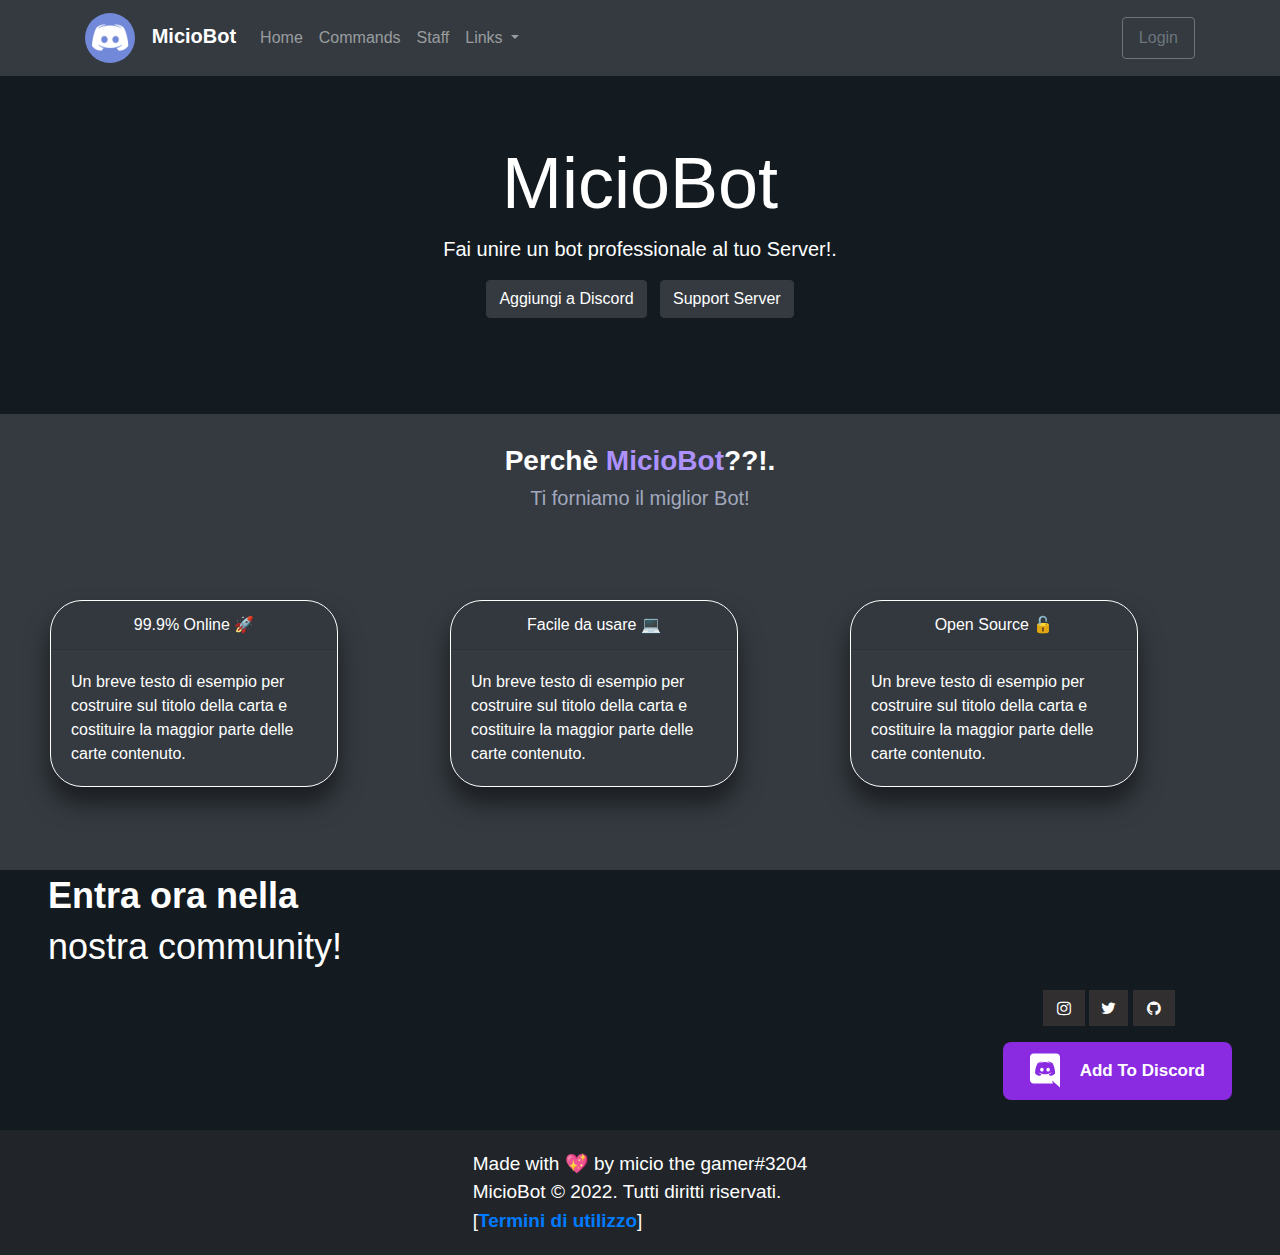
<file: index.html>
<!DOCTYPE html>
<html lang="it">

<head>
  <meta charset="UTF-8">
  <meta name="viewport" content="width=device-width, initial-scale=1, shrink-to-fit=no">
  <link rel="stylesheet" href=".\src\css\bootstrap.min.css">
  <link rel="stylesheet" href=".\src\css\main.css">
  <link rel="stylesheet" href="https://cdnjs.cloudflare.com/ajax/libs/font-awesome/4.7.0/css/font-awesome.min.css">
  <link rel="icon" href="src/assets/favicon.png">
  <title>MicioBot (home)</title>
</head>

<body>
  <nav class="navbar navbar-expand-lg navbar-dark bg-dark">
    <div class="container-fluid container">
      <a class="navbar-brand" href="/">
        <img src="./src/assets/bot.png" alt="" width="50" height="50" class="rounded-circle"> &nbsp; <span>MicioBot</span>
      </a>
      <button class="navbar-toggler" type="button" data-bs-toggle="collapse" data-bs-target="#navbarSupportedContent"
        aria-controls="navbarSupportedContent" aria-expanded="false" aria-label="Toggle navigation">
        <span class="navbar-toggler-icon"></span>
      </button>
      <div class="collapse navbar-collapse" id="navbarSupportedContent">
        <ul class="navbar-nav me-auto mb-2 mb-lg-0">
          <li class="nav-item">
            <a class="nav-link" aria-current="page" href="./#">Home <span class="sr-only">(current)</span></a>
          </li>
          <li class="nav-item">
            <a class="nav-link" href="src/pages/commands.html">Commands</a>
          </li>
          <li class="nav-item">
            <a class="nav-link" href="src/pages/team.html">Staff</a>
          </li>
          <li class="nav-item dropdown">
            <a class="nav-link dropdown-toggle" href="#" id="linksdrop" role="button" data-bs-toggle="dropdown"
              aria-expanded="false">
              Links
            </a>
            <ul class="dropdown-menu bgn" aria-labelledby="linksdrop">
              <li><a class="dropdown-item text-muted font-weight-bold" href="https://discord.com/api/oauth2/authorize?client_id=850652212274921482&permissions=8&scope=bot" target="_blank">Invite
                  Bot</a>
              </li>
              <li><a class="dropdown-item text-muted font-weight-bold" href="./src/pages/support.html" target="_blank">Support
                  Server</a></li>
              <li><a class="dropdown-item text-muted font-weight-bold" href="./src/pages/faq.html">FAQ</a></li>
              <li>
                <hr class="dropdown-divider">
              </li>
              <li><a class="dropdown-item text-muted font-weight-bold" href="https://github.com/micio104"
                  target="_blank">Official Github</a></li>
              <li><a class="dropdown-item text-muted font-weight-bold" href="">View Documentation</a></li>
            </ul>
          </li>
        </ul>
        <div class="d-flex ml-auto" id="headerlogin">
          <li class="nav-item" style="list-style: none;">
            <a class="nav-link btn btn-outline-secondary login" href="./src/pages/login.html">Login</a>
          </li>
        </div>
      </div>
    </div>
  </nav>
  </div>

  <div class="jumbotron text-center bg-transparent">
    <h1 class="display-3 htext">MicioBot</h1>
    <p class="lead ltext">
      Fai unire un bot professionale al tuo Server!.
    </p>
    <a class="btn btn-dark" href="https://discord.com/api/oauth2/authorize?client_id=850652212274921482&permissions=8&scope=bot">Aggiungi a Discord</a>
    &nbsp;
    <a class="btn btn-dark" href="https://discord.gg/E8nEVTR3bg">Support Server</a>
  </div>

  <div class="bg-dark">
    <div class="text-center">
      <h3 class="wh">Perchè <span class="MicioBot">MicioBot</span>??!.</h3>
    </div>
    <h5 class="text-center textt">Ti forniamo il miglior Bot!</h5>
    <div class="card-columns cardds">
      <div class="card text-white bg-dark mb-3" style="max-width: 18rem;">
        <div class="card-header text-center">99.9% Online 🚀</div>
        <div class="card-body">
          <p class="card-text">Un breve testo di esempio per costruire sul titolo della carta e costituire la maggior parte delle carte
            contenuto.</p>
        </div>
      </div>

      <div class="card text-white bg-dark mb-3" style="max-width: 18rem;">
        <div class="card-header text-center">Facile da usare 💻</div>
        <div class="card-body">
          <p class="card-text">Un breve testo di esempio per costruire sul titolo della carta e costituire la maggior parte delle carte
            contenuto.</p>
        </div>
      </div>
      <div class="card text-white bg-dark mb-3" style="max-width: 18rem;">
        <div class="card-header text-center">Open Source 🔓</div>
        <div class="card-body">
          <p class="card-text">Un breve testo di esempio per costruire sul titolo della carta e costituire la maggior parte delle carte
            contenuto.</p>
        </div>
      </div>
    </div>

    <div class="bgseconde">
      <h3 class="ttjoin ml-5"><span>Entra ora nella</span>
        <br>
        nostra community!
      </h3>
      <div class="float-right mr-5">
        <ul class="social-icons">
          <li><a href="https://www.instagram.com/diegatto2007/" class="social-icon"> <i class="fa fa-instagram"></i></a></li>
          <li><a href="https://twitter.com/Micio104" class="social-icon"> <i class="fa fa-twitter"></i></a></li>
          <li><a href="https://github.com/micio104" class="social-icon"> <i class="fa fa-github"></i></a></li>
        </ul>
        <div style="transform: none;"><a href="https://discord.com/api/oauth2/authorize?client_id=850652212274921482&permissions=8&scope=bot" target="_blank"> <button class="add_to_discord" h><svg width="30"
                height="35" viewBox="0 0 30 35" fill="none" xmlns="http://www.w3.org/2000/svg">
                <path fill-rule="evenodd" clip-rule="evenodd"
                  d="M3.51429 0.416687H26.4857C28.4229 0.416687 30 1.98835 30 3.93585V34.5834L26.3143 31.3375L24.24 29.4242L22.0457 27.3913L22.9543 30.5517H3.51429C1.57714 30.5517 0 28.98 0 27.0325V3.93585C0 1.98835 1.57714 0.416687 3.51429 0.416687ZM18.7371 21.3438C19.2514 21.9929 19.8686 22.7275 19.8686 22.7275C23.6571 22.6079 25.1143 20.1309 25.1143 20.1309C25.1143 14.63 22.6457 10.1713 22.6457 10.1713C20.1771 8.32627 17.8286 8.37752 17.8286 8.37752L17.5886 8.65085C20.5029 9.53919 21.8571 10.8204 21.8571 10.8204C20.0743 9.84669 18.3257 9.36835 16.6971 9.18044C15.4629 9.04377 14.28 9.07794 13.2343 9.2146C13.1445 9.2146 13.0678 9.22762 12.9813 9.2423C12.9687 9.24443 12.9559 9.2466 12.9429 9.24877C12.3429 9.30002 10.8857 9.5221 9.05143 10.325C8.41714 10.6154 8.04 10.8204 8.04 10.8204C8.04 10.8204 9.46286 9.47085 12.5486 8.58252L12.3771 8.37752C12.3771 8.37752 10.0286 8.32627 7.56 10.1713C7.56 10.1713 5.09143 14.63 5.09143 20.1309C5.09143 20.1309 6.53143 22.6079 10.32 22.7275C10.32 22.7275 10.9543 21.9588 11.4686 21.3096C9.29143 20.6604 8.46857 19.2938 8.46857 19.2938C8.46857 19.2938 8.64 19.4134 8.94857 19.5842C8.96571 19.6013 8.98286 19.6184 9.01714 19.6354C9.04286 19.6525 9.06857 19.6653 9.09429 19.6781C9.12 19.691 9.14571 19.7038 9.17143 19.7209C9.6 19.96 10.0286 20.1479 10.4229 20.3017C11.1257 20.575 11.9657 20.8484 12.9429 21.0363C14.2286 21.2754 15.7371 21.3609 17.3829 21.0534C18.1886 20.9167 19.0114 20.6775 19.8686 20.3188C20.4686 20.0967 21.1371 19.7721 21.84 19.3109C21.84 19.3109 20.9829 20.7117 18.7371 21.3438ZM10.1486 16.6459C10.1486 15.6038 10.92 14.7496 11.8971 14.7496C12.8743 14.7496 13.6628 15.6038 13.6457 16.6459C13.6457 17.688 12.8743 18.5421 11.8971 18.5421C10.9371 18.5421 10.1486 17.688 10.1486 16.6459ZM16.4057 16.6459C16.4057 15.6038 17.1771 14.7496 18.1543 14.7496C19.1314 14.7496 19.9028 15.6038 19.9028 16.6459C19.9028 17.688 19.1314 18.5421 18.1543 18.5421C17.1943 18.5421 16.4057 17.688 16.4057 16.6459Z"
                  fill="white"></path>
              </svg>Add To Discord</button></a></div>
      </div>
    </div>

    <footer class="mastfoot mb-auto">
      <div class="container-fluid mb-auto">
        <div class="row d-flex justify-content-center">
          <div class="">
            <p style="font-size: 19px; padding: 0px; margin: 0px;"><a href="https://github.com/micio104"
                style="text-decoration: none; color: white;">Made with 💖 by micio the gamer#3204</a></br>MicioBot ©
              2022. Tutti
              diritti riservati.</br>[<a href="./src/pages/license.html"><b>Termini di utilizzo</b></a>]</p>
          </div>
        </div>
      </div>
    </footer>

    <script src="https://cdn.jsdelivr.net/npm/bootstrap@5.0.0-beta1/dist/js/bootstrap.bundle.min.js"
      integrity="sha384-ygbV9kiqUc6oa4msXn9868pTtWMgiQaeYH7/t7LECLbyPA2x65Kgf80OJFdroafW"
      crossorigin="anonymous"></script>
    <script src="https://cdnjs.cloudflare.com/ajax/libs/materialize/1.0.0/js/materialize.min.js"></script>
    <script src="https://ajax.googleapis.com/ajax/libs/jquery/3.5.1/jquery.min.js"></script>
    <script src=".\src\js\main.js"></script>
</body>



</html>
</file>
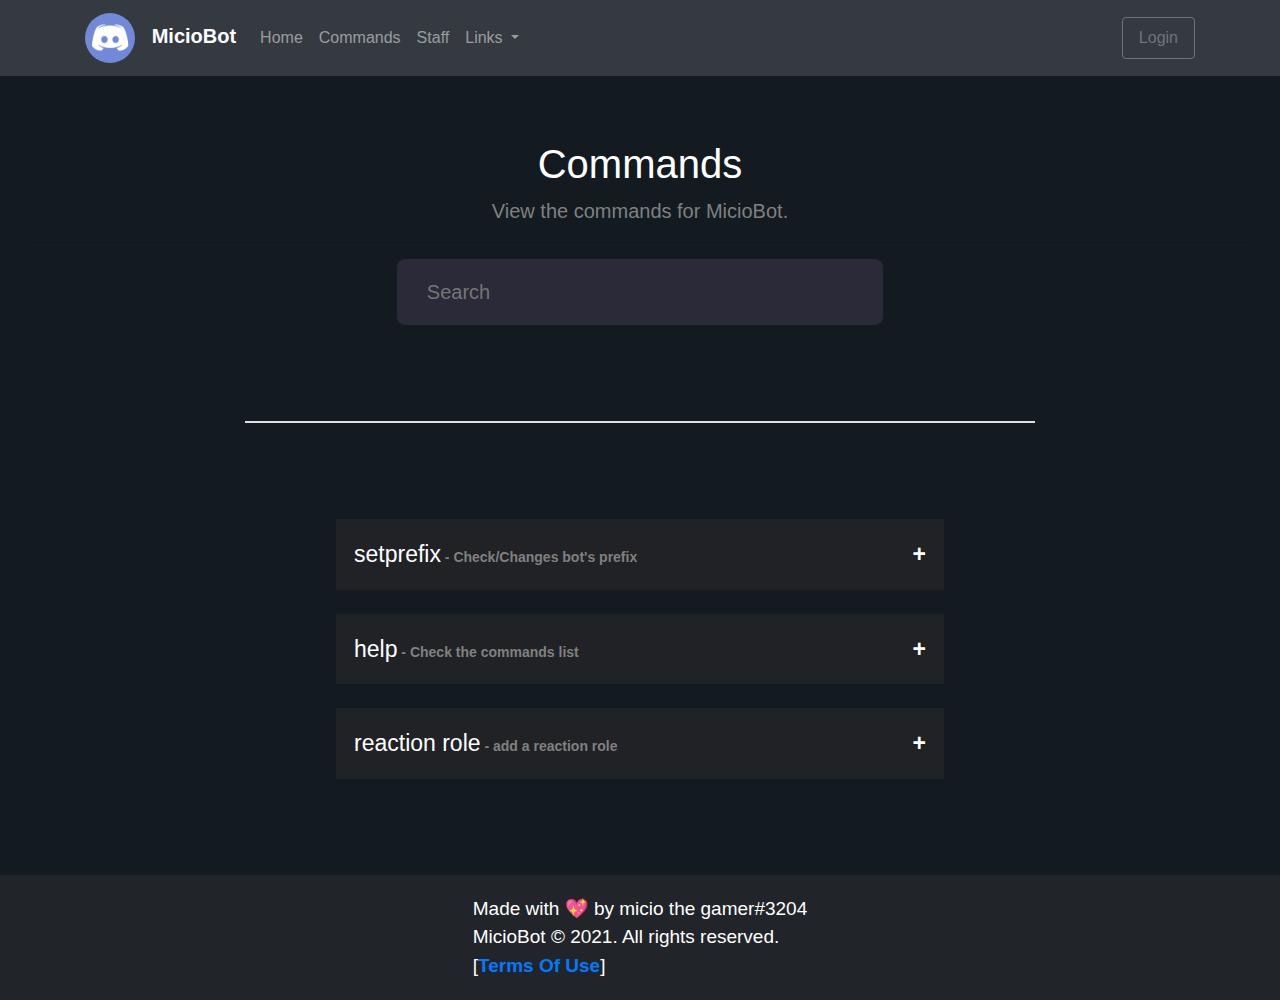
<file: src/pages/commands.html>
<!DOCTYPE html>
<html lang="it">

<head>
    <meta charset="UTF-8">
    <meta name="viewport" content="width=device-width, initial-scale=1, shrink-to-fit=no">
    <link rel="stylesheet" href="../css/bootstrap.min.css">
    <link rel="stylesheet" href="../css/main.css">
    <link rel="stylesheet" href="https://cdnjs.cloudflare.com/ajax/libs/font-awesome/4.7.0/css/font-awesome.min.css">
    <link rel="icon" href="../assets/favicon.png">
    <title>MicioBot</title>
</head>

<body>
    <nav class="navbar navbar-expand-lg navbar-dark bg-dark">
        <div class="container-fluid container">
            <a class="navbar-brand" href="/">
                <img src="../assets/bot.png" alt="" width="50" height="50" class="rounded-circle"> &nbsp;
                <span>MicioBot</span>
            </a>
            <button class="navbar-toggler" type="button" data-bs-toggle="collapse"
                data-bs-target="#navbarSupportedContent" aria-controls="navbarSupportedContent" aria-expanded="false"
                aria-label="Toggle navigation">
                <span class="navbar-toggler-icon"></span>
            </button>
            <div class="collapse navbar-collapse" id="navbarSupportedContent">
                <ul class="navbar-nav me-auto mb-2 mb-lg-0">
                    <li class="nav-item">
                        <a class="nav-link" href="/#">Home</a>
                    </li>
                    <li class="nav-item">
                        <a class="nav-link" aria-current="page" href="#/">Commands</a>
                    </li>
                    <li class="nav-item">
                        <a class="nav-link" href="./team.html">Staff</a>
                    </li>
                    <li class="nav-item dropdown">
                        <a class="nav-link dropdown-toggle" href="#" id="linksdrop" role="button"
                            data-bs-toggle="dropdown" aria-expanded="false">
                            Links
                        </a>
                        <ul class="dropdown-menu bgn" aria-labelledby="linksdrop">
                            <li><a class="dropdown-item text-muted font-weight-bold" href="" target="_blank">Invite
                                    Bot</a>
                            </li>
                            <li><a class="dropdown-item text-muted font-weight-bold" href="./support.html" target="_blank">Support
                                    Server</a></li>
                            <li><a class="dropdown-item text-muted font-weight-bold" href="./faq.html">FAQ</a></li>
                            </li>
                            <li>
                                <hr class="dropdown-divider">
                            </li>
                            <li><a class="dropdown-item text-muted font-weight-bold"
                                    href="https://github.com/Micio104" target="_blank">Official Github</a></li>
                            <li><a class="dropdown-item text-muted font-weight-bold" href="">View
                                    Documentation</a></li>
                        </ul>
                    </li>
                </ul>
                <div class="d-flex ml-auto" id="headerlogin">
                    <li class="nav-item" style="list-style: none;">
                        <a class="nav-link btn btn-outline-secondary login" href="/login">Login</a>
                    </li>
                </div>
            </div>
        </div>
    </nav>
    </div>

    <div class="jumbotron text-center bg-transparent">
        <h1 class="commandstitle">Commands</h1>
        <p class="lead commandssub">View the commands for MicioBot.</p>
        <hr>
        <input id="myInput" type="text" class="searchbox" placeholder="Search">
        <br>
        <br>
        <br>
        <br>
        <br>
        <div class="border"></div>
        <br>
        <br>
        <br>
        <div id="myCmd">
            <br>
            <button type="button" class="collapsible">setprefix<span> - Check/Changes bot's prefix</span></button>
            <div class="content">
                <h4 style="color: rgb(169, 247, 247);">Category:</h4>
                <p style="color: aqua;">Administration</p>
                <h4 style="color: #cccccc;">Usage:</h4>
                <p>Hprefix</p>
                <h4 style="color: #cccccc;">Examples:</h4>
                <p>Hprefix !</p>
            </div>
            <br>
            <br>
            <button type="button" class="collapsible">help<span> - Check the commands list</span></button>
            <div class="content">
                <h4 style="color: rgb(169, 247, 247);">Category:</h4>
                <p style="color: rgb(19, 182, 160);">General</p>
                <h4 style="color: #cccccc;">Usage:</h4>
                <p>Hhelp</p>
                <h4 style="color: #cccccc;">Examples:</h4>
                <p>Hhelp setprefix</p>
            </div>
            <br>
            <br>
            <button type="button" class="collapsible">reaction role<span> - add a reaction role</span></button>
            <div class="content">
                <h4 style="color: rgb(169, 247, 247);">Category:</h4>
                <p style="color: rgb(242, 44, 232);">Premium</p>
                <h4 style="color: #cccccc;">Usage:</h4>
                <p>Hrr</p>
                <h4 style="color: #cccccc;">Examples:</h4>
                <p>Hrr {messageID} {roleID} {emojiID}</p>
            </div>
        </div>
    </div>
    </div>

    <footer class="mastfoot mb-auto">
            <div class="container-fluid mb-auto">
                <div class="row d-flex justify-content-center">
                    <div class="">
                        <p style="font-size: 19px; padding: 0px; margin: 0px;"><a href="https://github.com/micio104"
                                style="text-decoration: none; color: white;">Made with 💖 by micio the gamer#3204</a></br>MicioBot ©
                            2021. All
                            rights reserved.</br>[<a href="./license.html"><b>Terms Of Use</b></a>]</p>
                    </div>
                </div>
            </div>
        </footer>

    <script src="https://cdn.jsdelivr.net/npm/bootstrap@5.0.0-beta1/dist/js/bootstrap.bundle.min.js"
        integrity="sha384-ygbV9kiqUc6oa4msXn9868pTtWMgiQaeYH7/t7LECLbyPA2x65Kgf80OJFdroafW"
        crossorigin="anonymous"></script>
    <script src="https://cdnjs.cloudflare.com/ajax/libs/materialize/1.0.0/js/materialize.min.js"></script>
    <script src="https://ajax.googleapis.com/ajax/libs/jquery/3.5.1/jquery.min.js"></script>
    <script src="../js/main.js"></script>
</body>

</html>
</file>
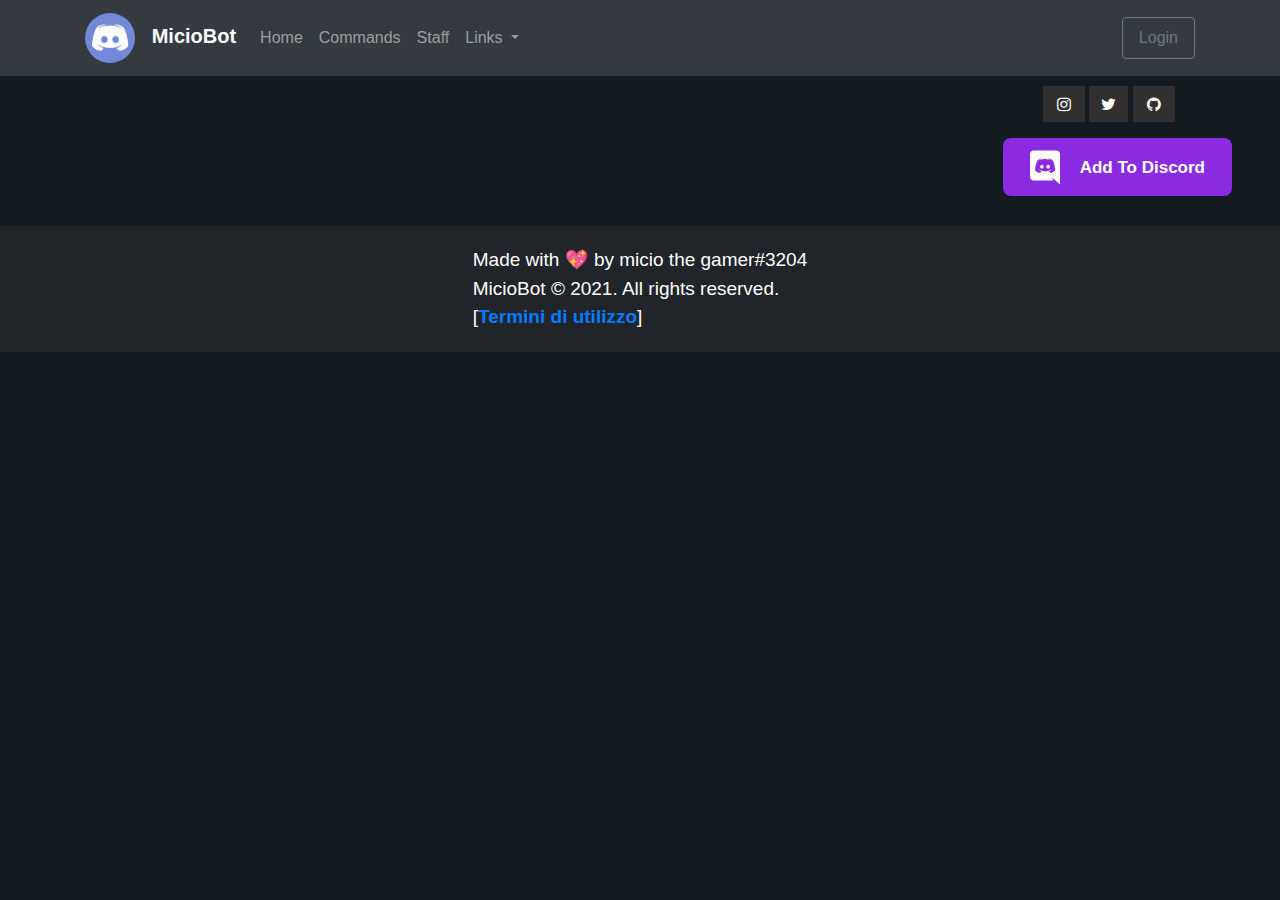
<file: src/pages/documentation.html>
<!DOCTYPE html>
<html lang="it">

<head>
    <meta charset="UTF-8">
    <meta name="viewport" content="width=device-width, initial-scale=1, shrink-to-fit=no">
    <link rel="stylesheet" href="../css/bootstrap.min.css">
    <link rel="stylesheet" href="../css/main.css">
    <link rel="stylesheet" href="https://cdnjs.cloudflare.com/ajax/libs/font-awesome/4.7.0/css/font-awesome.min.css">
    <link rel="icon" href="../assets/favicon.png">
    <title>MicioBot (supports)</title>

    <nav class="navbar navbar-expand-lg navbar-dark bg-dark">
        <div class="container-fluid container">
            <a class="navbar-brand" href="/">
                <img src="../assets/bot.png" alt="" width="50" height="50" class="rounded-circle"> &nbsp;
                <span>MicioBot</span>
            </a>
            <button class="navbar-toggler" type="button" data-bs-toggle="collapse"
                data-bs-target="#navbarSupportedContent" aria-controls="navbarSupportedContent" aria-expanded="false"
                aria-label="Toggle navigation">
                <span class="navbar-toggler-icon"></span>
            </button>
            <div class="collapse navbar-collapse" id="navbarSupportedContent">
                <ul class="navbar-nav me-auto mb-2 mb-lg-0">
                    <li class="nav-item">
                        <a class="nav-link" href="../index.html">Home</a>
                    </li>
                    <li class="nav-item">
                        <a class="nav-link" aria-current="page" href="./commands.html">Commands</a>
                    </li>
                    <li class="nav-item">
                        <a class="nav-link" href="#/">Staff</a>
                    </li>
                    <li class="nav-item dropdown">
                        <a class="nav-link dropdown-toggle" href="#" id="linksdrop" role="button"
                            data-bs-toggle="dropdown" aria-expanded="false">
                            Links
                        </a>
                        <ul class="dropdown-menu bgn" aria-labelledby="linksdrop">
                            <li><a class="dropdown-item text-muted font-weight-bold" href="https://discord.com/api/oauth2/authorize?client_id=850652212274921482&permissions=8&scope=bot" target="_blank">Invite
                                    Bot</a>
                            </li>
                            <li><a class="dropdown-item text-muted font-weight-bold" href="./support.html" target="_blank">Support
                                    Server</a></li>
                            <li><a class="dropdown-item text-muted font-weight-bold" href="./faq.html">FAQ</a></li>
                            </li>
                            <li>
                                <hr class="dropdown-divider">
                            </li>
                            <li><a class="dropdown-item text-muted font-weight-bold"
                                    href="https://github.com/micio104" target="_blank">Official Github</a></li>
                            <li><a class="dropdown-item text-muted font-weight-bold" href="../pages/documentation.html">View
                                    Documentation</a></li>
                        </ul>
                    </li>
                </ul>
                <div class="d-flex ml-auto" id="headerlogin">
                    <li class="nav-item" style="list-style: none;">
                        <a class="nav-link btn btn-outline-secondary login" href="../pages/login.html">Login</a>
                    </li>
                </div>
            </div>
        </div>
    </nav>

    <div class="bgseconde">
        <div class="float-right mr-5">
          <ul class="social-icons">
            <li><a href="https://www.instagram.com/diegatto2007/" class="social-icon"> <i class="fa fa-instagram"></i></a></li>
            <li><a href="https://twitter.com/Micio104" class="social-icon"> <i class="fa fa-twitter"></i></a></li>
            <li><a href="https://github.com/micio104" class="social-icon"> <i class="fa fa-github"></i></a></li>
          </ul>
          <div style="transform: none;"><a href="https://discord.com/api/oauth2/authorize?client_id=850652212274921482&permissions=8&scope=bot" target="_blank"> <button class="add_to_discord" h><svg width="30"
                  height="35" viewBox="0 0 30 35" fill="none" xmlns="http://www.w3.org/2000/svg">
                  <path fill-rule="evenodd" clip-rule="evenodd"
                    d="M3.51429 0.416687H26.4857C28.4229 0.416687 30 1.98835 30 3.93585V34.5834L26.3143 31.3375L24.24 29.4242L22.0457 27.3913L22.9543 30.5517H3.51429C1.57714 30.5517 0 28.98 0 27.0325V3.93585C0 1.98835 1.57714 0.416687 3.51429 0.416687ZM18.7371 21.3438C19.2514 21.9929 19.8686 22.7275 19.8686 22.7275C23.6571 22.6079 25.1143 20.1309 25.1143 20.1309C25.1143 14.63 22.6457 10.1713 22.6457 10.1713C20.1771 8.32627 17.8286 8.37752 17.8286 8.37752L17.5886 8.65085C20.5029 9.53919 21.8571 10.8204 21.8571 10.8204C20.0743 9.84669 18.3257 9.36835 16.6971 9.18044C15.4629 9.04377 14.28 9.07794 13.2343 9.2146C13.1445 9.2146 13.0678 9.22762 12.9813 9.2423C12.9687 9.24443 12.9559 9.2466 12.9429 9.24877C12.3429 9.30002 10.8857 9.5221 9.05143 10.325C8.41714 10.6154 8.04 10.8204 8.04 10.8204C8.04 10.8204 9.46286 9.47085 12.5486 8.58252L12.3771 8.37752C12.3771 8.37752 10.0286 8.32627 7.56 10.1713C7.56 10.1713 5.09143 14.63 5.09143 20.1309C5.09143 20.1309 6.53143 22.6079 10.32 22.7275C10.32 22.7275 10.9543 21.9588 11.4686 21.3096C9.29143 20.6604 8.46857 19.2938 8.46857 19.2938C8.46857 19.2938 8.64 19.4134 8.94857 19.5842C8.96571 19.6013 8.98286 19.6184 9.01714 19.6354C9.04286 19.6525 9.06857 19.6653 9.09429 19.6781C9.12 19.691 9.14571 19.7038 9.17143 19.7209C9.6 19.96 10.0286 20.1479 10.4229 20.3017C11.1257 20.575 11.9657 20.8484 12.9429 21.0363C14.2286 21.2754 15.7371 21.3609 17.3829 21.0534C18.1886 20.9167 19.0114 20.6775 19.8686 20.3188C20.4686 20.0967 21.1371 19.7721 21.84 19.3109C21.84 19.3109 20.9829 20.7117 18.7371 21.3438ZM10.1486 16.6459C10.1486 15.6038 10.92 14.7496 11.8971 14.7496C12.8743 14.7496 13.6628 15.6038 13.6457 16.6459C13.6457 17.688 12.8743 18.5421 11.8971 18.5421C10.9371 18.5421 10.1486 17.688 10.1486 16.6459ZM16.4057 16.6459C16.4057 15.6038 17.1771 14.7496 18.1543 14.7496C19.1314 14.7496 19.9028 15.6038 19.9028 16.6459C19.9028 17.688 19.1314 18.5421 18.1543 18.5421C17.1943 18.5421 16.4057 17.688 16.4057 16.6459Z"
                    fill="white"></path>
                </svg>Add To Discord</button></a></div>
        </div>
      </div>

    <footer class="mastfoot mb-auto">
        <div class="container-fluid mb-auto">
            <div class="row d-flex justify-content-center">
                <div class="">
                    <p style="font-size: 19px; padding: 0px; margin: 0px;"><a href="https://github.com/Micio104"
                            style="text-decoration: none; color: white;">Made with 💖 by micio the gamer#3204</a></br>MicioBot ©
                        2021. All
                        rights reserved.</br>[<a href="./license.html"><b>Termini di utilizzo</b></a>]</p>
                </div>
            </div>
        </div>
    </footer>
    
    <script src="https://cdn.jsdelivr.net/npm/bootstrap@5.0.0-beta1/dist/js/bootstrap.bundle.min.js"
        integrity="sha384-ygbV9kiqUc6oa4msXn9868pTtWMgiQaeYH7/t7LECLbyPA2x65Kgf80OJFdroafW"
        crossorigin="anonymous"></script>
    <script src="https://cdnjs.cloudflare.com/ajax/libs/materialize/1.0.0/js/materialize.min.js"></script>
    <script src="https://ajax.googleapis.com/ajax/libs/jquery/3.5.1/jquery.min.js"></script>
    <script src="../js/main.js"></script>
    <script src="../js/team.js"></script>
</head>
</file>
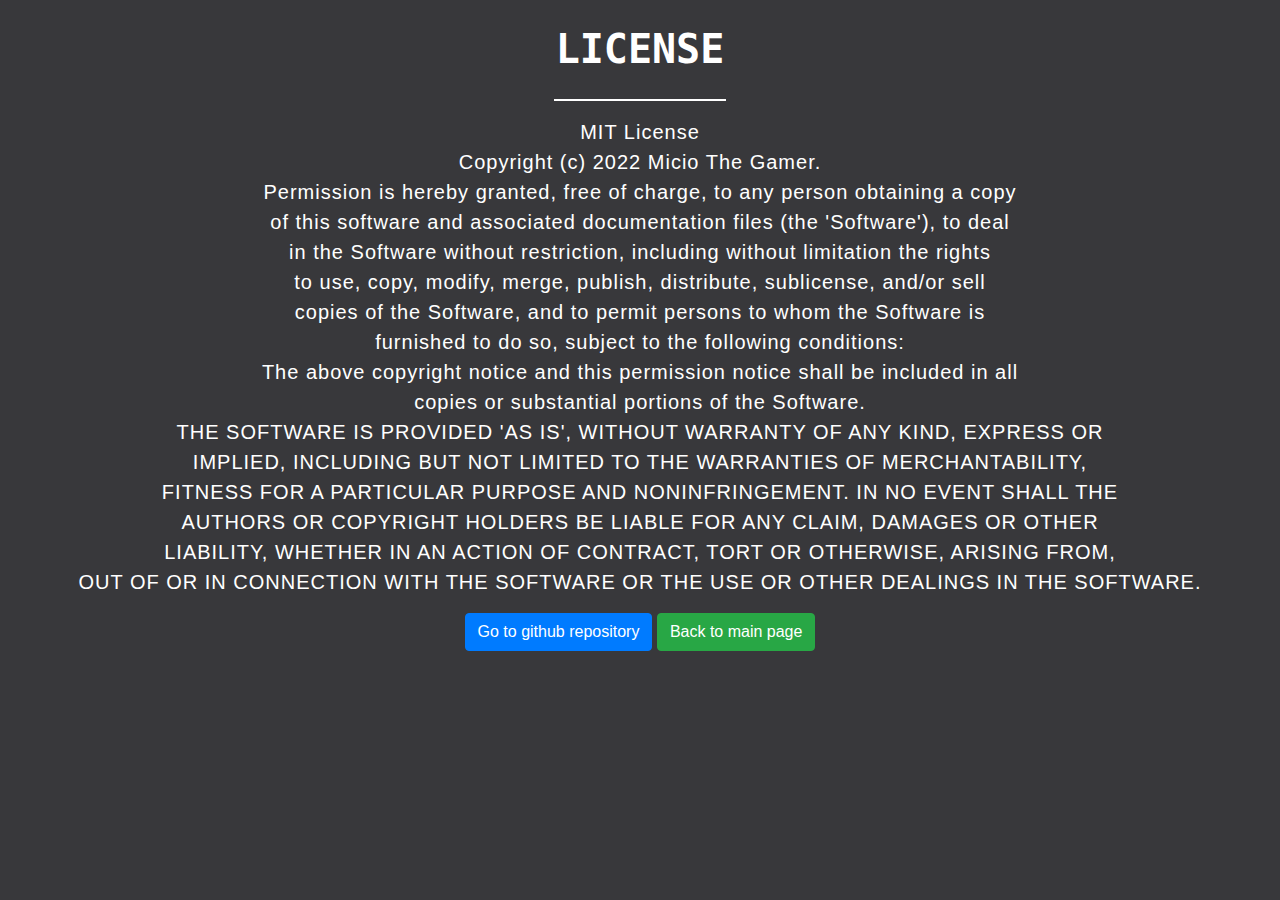
<file: src/pages/license.html>
<!DOCTYPE html>
<html lang="en">

<head>
    <meta charset="UTF-8">
    <meta name="viewport" content="width=device-width, initial-scale=1, shrink-to-fit=no">
    <link rel="stylesheet" href="../css/bootstrap.min.css">
    <link rel="stylesheet" href="../css/main.css">
    <link rel="stylesheet" href="https://cdnjs.cloudflare.com/ajax/libs/font-awesome/4.7.0/css/font-awesome.min.css">
    <link rel="icon" href="../assets/favicon.png">
    <title>MicioBot</title>
</head>

<body style="background-color: #38383b">
    <div class="container-fluid text-center" style="margin: 25px 0 25px 0;">
        <h1 class="display-5 licetitle" style="padding-bottom: 10px;"><b>LICENSE</b></h1>
        <hr style="border: 1px solid #ffff; width: 170px;">
        <blockquote class="blockquote">
            <p class="mb-0 textlice" id="text"></p>
        </blockquote>
        <a class="btn btn-primary" href="https://github.com/micio104/Sito-not">Go to github
            repository</a>
        <a class="btn btn-success" href="../index.html">Back to main page</a>

        <script src="../js/license.js"></script>
</body>

</html>
</file>
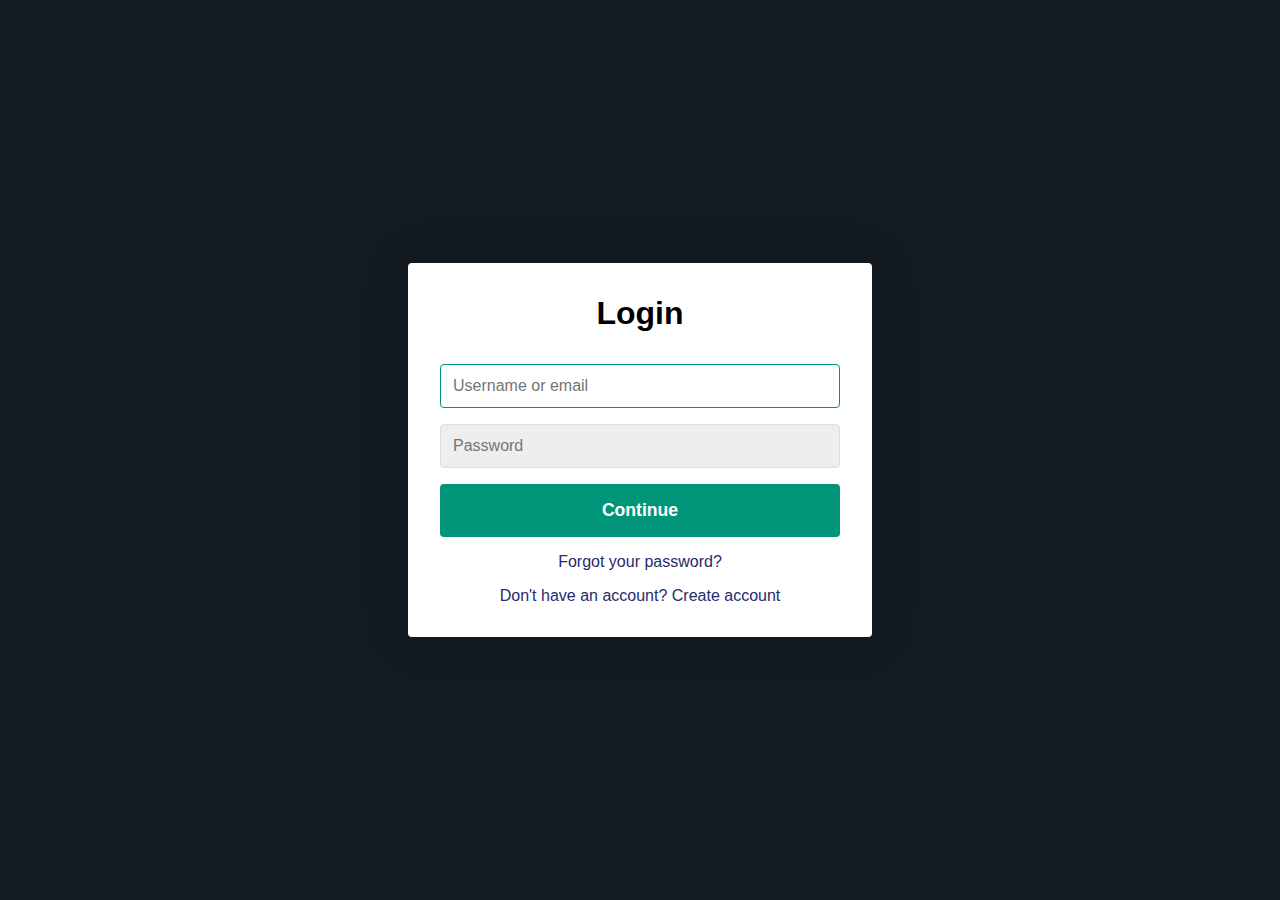
<file: src/pages/login.html>
<!DOCTYPE html>
<head>
    <meta name="viewport" content="width=device-width, initial-scale=1.0">
    <meta charset="utf-8">
    <title>Login / Sign Up Form</title>
    <link rel="shortcut icon" href="../assets/favicon.png">
    <link rel="stylesheet" href="../css/login.css">
</head>
<body>
    <div class="container">
        <form class="form" id="login">
            <h1 class="form__title">Login</h1>
            <div class="form__message form__message--error"></div>
            <div class="form__input-group">
                <input type="text" class="form__input" autofocus placeholder="Username or email">
                <div class="form__input-error-message"></div>
            </div>
            <div class="form__input-group">
                <input type="password" class="form__input" autofocus placeholder="Password">
                <div class="form__input-error-message"></div>
            </div>
            <button class="form__button" type="submit">Continue</button>
            <p class="form__text">
                <a href="#" class="form__link">Forgot your password?</a>
            </p>
            <p class="form__text">
                <a class="form__link" href="./" id="linkCreateAccount">Don't have an account? Create account</a>
            </p>
        </form>
        <form class="form form--hidden" id="createAccount">
            <h1 class="form__title">Create Account</h1>
            <div class="form__message form__message--error"></div>
            <div class="form__input-group">
                <input type="text" id="signupUsername" class="form__input" autofocus placeholder="Username">
                <div class="form__input-error-message"></div>
            </div>
            <div class="form__input-group">
                <input type="text" class="form__input" autofocus placeholder="Email Address">
                <div class="form__input-error-message"></div>
            </div>
            <div class="form__input-group">
                <input type="password" class="form__input" autofocus placeholder="Password">
                <div class="form__input-error-message"></div>
            </div>
            <div class="form__input-group">
                <input type="password" class="form__input" autofocus placeholder="Confirm password">
                <div class="form__input-error-message"></div>
            </div>
            <button class="form__button" type="submit">Continue</button>
            <p class="form__text">
                <a class="form__link" href="./" id="linkLogin">Already have an account? Sign in</a>
            </p>
        </form>
    </div>
    <script src="../js/login.js"></script>
</body>
</file>
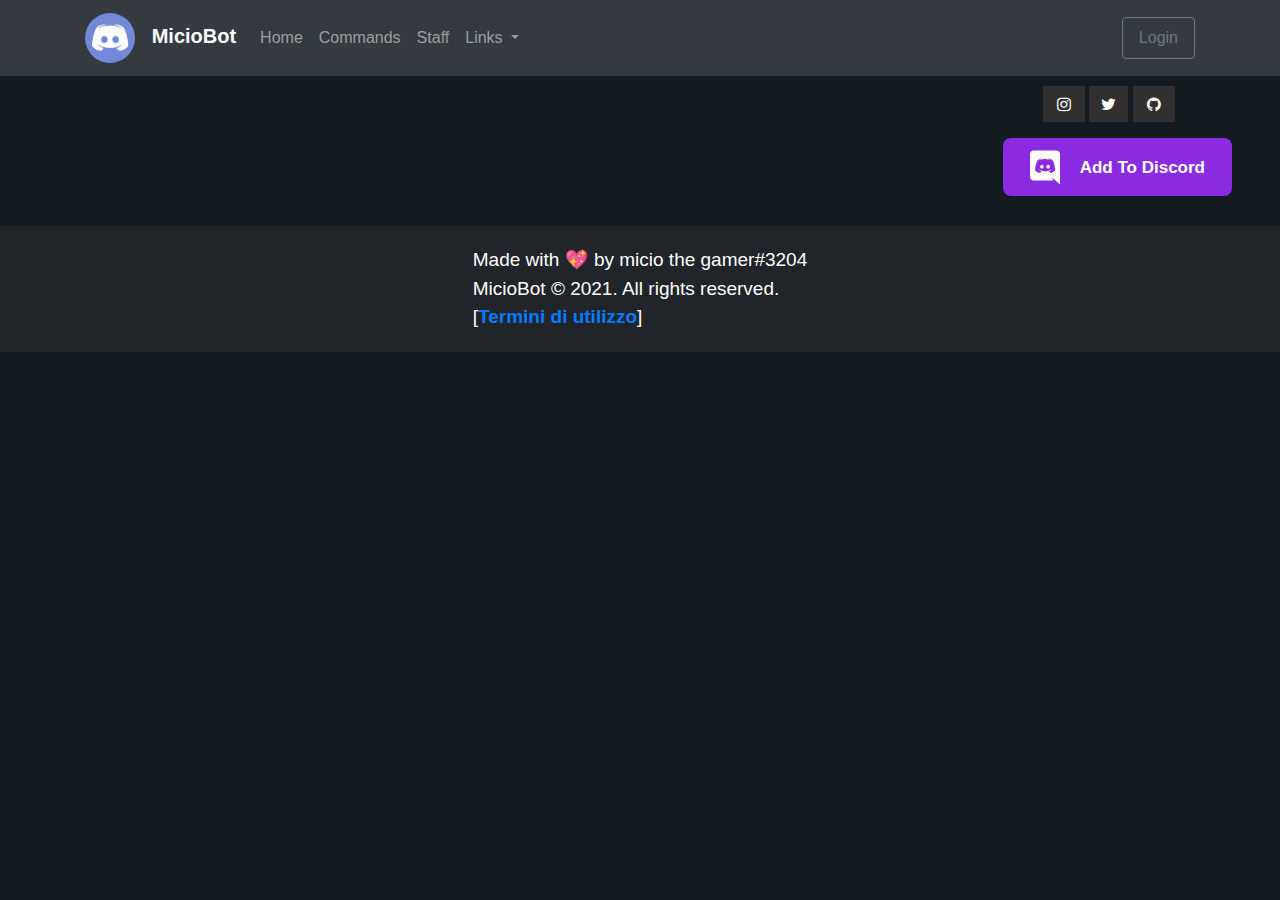
<file: src/pages/support.html>
<!DOCTYPE html>
<html lang="it">

<head>
    <meta charset="UTF-8">
    <meta name="viewport" content="width=device-width, initial-scale=1, shrink-to-fit=no">
    <link rel="stylesheet" href="../css/bootstrap.min.css">
    <link rel="stylesheet" href="../css/main.css">
    <link rel="stylesheet" href="https://cdnjs.cloudflare.com/ajax/libs/font-awesome/4.7.0/css/font-awesome.min.css">
    <link rel="icon" href="../assets/favicon.png">
    <title>MicioBot (supports)</title>

    <nav class="navbar navbar-expand-lg navbar-dark bg-dark">
        <div class="container-fluid container">
            <a class="navbar-brand" href="/">
                <img src="../assets/bot.png" alt="" width="50" height="50" class="rounded-circle"> &nbsp;
                <span>MicioBot</span>
            </a>
            <button class="navbar-toggler" type="button" data-bs-toggle="collapse"
                data-bs-target="#navbarSupportedContent" aria-controls="navbarSupportedContent" aria-expanded="false"
                aria-label="Toggle navigation">
                <span class="navbar-toggler-icon"></span>
            </button>
            <div class="collapse navbar-collapse" id="navbarSupportedContent">
                <ul class="navbar-nav me-auto mb-2 mb-lg-0">
                    <li class="nav-item">
                        <a class="nav-link" href="../index.html">Home</a>
                    </li>
                    <li class="nav-item">
                        <a class="nav-link" aria-current="page" href="./commands.html">Commands</a>
                    </li>
                    <li class="nav-item">
                        <a class="nav-link" href="#/">Staff</a>
                    </li>
                    <li class="nav-item dropdown">
                        <a class="nav-link dropdown-toggle" href="#" id="linksdrop" role="button"
                            data-bs-toggle="dropdown" aria-expanded="false">
                            Links
                        </a>
                        <ul class="dropdown-menu bgn" aria-labelledby="linksdrop">
                            <li><a class="dropdown-item text-muted font-weight-bold" href="https://discord.com/api/oauth2/authorize?client_id=850652212274921482&permissions=8&scope=bot" target="_blank">Invite
                                    Bot</a>
                            </li>
                            <li><a class="dropdown-item text-muted font-weight-bold" href="./support.html" target="_blank">Support
                                    Server</a></li>
                            <li><a class="dropdown-item text-muted font-weight-bold" href="./faq.html">FAQ</a></li>
                            </li>
                            <li>
                                <hr class="dropdown-divider">
                            </li>
                            <li><a class="dropdown-item text-muted font-weight-bold"
                                    href="https://github.com/micio104" target="_blank">Official Github</a></li>
                            <li><a class="dropdown-item text-muted font-weight-bold" href="../pages/documentation.html">View
                                    Documentation</a></li>
                        </ul>
                    </li>
                </ul>
                <div class="d-flex ml-auto" id="headerlogin">
                    <li class="nav-item" style="list-style: none;">
                        <a class="nav-link btn btn-outline-secondary login" href="../pages/login.html">Login</a>
                    </li>
                </div>
            </div>
        </div>
    </nav>

    <div class="bgseconde">
        <div class="float-right mr-5">
          <ul class="social-icons">
            <li><a href="https://www.instagram.com/diegatto2007/" class="social-icon"> <i class="fa fa-instagram"></i></a></li>
            <li><a href="https://twitter.com/Micio104" class="social-icon"> <i class="fa fa-twitter"></i></a></li>
            <li><a href="https://github.com/micio104" class="social-icon"> <i class="fa fa-github"></i></a></li>
          </ul>
          <div style="transform: none;"><a href="https://discord.com/api/oauth2/authorize?client_id=850652212274921482&permissions=8&scope=bot" target="_blank"> <button class="add_to_discord" h><svg width="30"
                  height="35" viewBox="0 0 30 35" fill="none" xmlns="http://www.w3.org/2000/svg">
                  <path fill-rule="evenodd" clip-rule="evenodd"
                    d="M3.51429 0.416687H26.4857C28.4229 0.416687 30 1.98835 30 3.93585V34.5834L26.3143 31.3375L24.24 29.4242L22.0457 27.3913L22.9543 30.5517H3.51429C1.57714 30.5517 0 28.98 0 27.0325V3.93585C0 1.98835 1.57714 0.416687 3.51429 0.416687ZM18.7371 21.3438C19.2514 21.9929 19.8686 22.7275 19.8686 22.7275C23.6571 22.6079 25.1143 20.1309 25.1143 20.1309C25.1143 14.63 22.6457 10.1713 22.6457 10.1713C20.1771 8.32627 17.8286 8.37752 17.8286 8.37752L17.5886 8.65085C20.5029 9.53919 21.8571 10.8204 21.8571 10.8204C20.0743 9.84669 18.3257 9.36835 16.6971 9.18044C15.4629 9.04377 14.28 9.07794 13.2343 9.2146C13.1445 9.2146 13.0678 9.22762 12.9813 9.2423C12.9687 9.24443 12.9559 9.2466 12.9429 9.24877C12.3429 9.30002 10.8857 9.5221 9.05143 10.325C8.41714 10.6154 8.04 10.8204 8.04 10.8204C8.04 10.8204 9.46286 9.47085 12.5486 8.58252L12.3771 8.37752C12.3771 8.37752 10.0286 8.32627 7.56 10.1713C7.56 10.1713 5.09143 14.63 5.09143 20.1309C5.09143 20.1309 6.53143 22.6079 10.32 22.7275C10.32 22.7275 10.9543 21.9588 11.4686 21.3096C9.29143 20.6604 8.46857 19.2938 8.46857 19.2938C8.46857 19.2938 8.64 19.4134 8.94857 19.5842C8.96571 19.6013 8.98286 19.6184 9.01714 19.6354C9.04286 19.6525 9.06857 19.6653 9.09429 19.6781C9.12 19.691 9.14571 19.7038 9.17143 19.7209C9.6 19.96 10.0286 20.1479 10.4229 20.3017C11.1257 20.575 11.9657 20.8484 12.9429 21.0363C14.2286 21.2754 15.7371 21.3609 17.3829 21.0534C18.1886 20.9167 19.0114 20.6775 19.8686 20.3188C20.4686 20.0967 21.1371 19.7721 21.84 19.3109C21.84 19.3109 20.9829 20.7117 18.7371 21.3438ZM10.1486 16.6459C10.1486 15.6038 10.92 14.7496 11.8971 14.7496C12.8743 14.7496 13.6628 15.6038 13.6457 16.6459C13.6457 17.688 12.8743 18.5421 11.8971 18.5421C10.9371 18.5421 10.1486 17.688 10.1486 16.6459ZM16.4057 16.6459C16.4057 15.6038 17.1771 14.7496 18.1543 14.7496C19.1314 14.7496 19.9028 15.6038 19.9028 16.6459C19.9028 17.688 19.1314 18.5421 18.1543 18.5421C17.1943 18.5421 16.4057 17.688 16.4057 16.6459Z"
                    fill="white"></path>
                </svg>Add To Discord</button></a></div>
        </div>
      </div>

    <footer class="mastfoot mb-auto">
        <div class="container-fluid mb-auto">
            <div class="row d-flex justify-content-center">
                <div class="">
                    <p style="font-size: 19px; padding: 0px; margin: 0px;"><a href="https://github.com/Micio104"
                            style="text-decoration: none; color: white;">Made with 💖 by micio the gamer#3204</a></br>MicioBot ©
                        2021. All
                        rights reserved.</br>[<a href="./license.html"><b>Termini di utilizzo</b></a>]</p>
                </div>
            </div>
        </div>
    </footer>
    
    <script src="https://cdn.jsdelivr.net/npm/bootstrap@5.0.0-beta1/dist/js/bootstrap.bundle.min.js"
        integrity="sha384-ygbV9kiqUc6oa4msXn9868pTtWMgiQaeYH7/t7LECLbyPA2x65Kgf80OJFdroafW"
        crossorigin="anonymous"></script>
    <script src="https://cdnjs.cloudflare.com/ajax/libs/materialize/1.0.0/js/materialize.min.js"></script>
    <script src="https://ajax.googleapis.com/ajax/libs/jquery/3.5.1/jquery.min.js"></script>
    <script src="../js/main.js"></script>
    <script src="../js/team.js"></script>
</head>
</file>
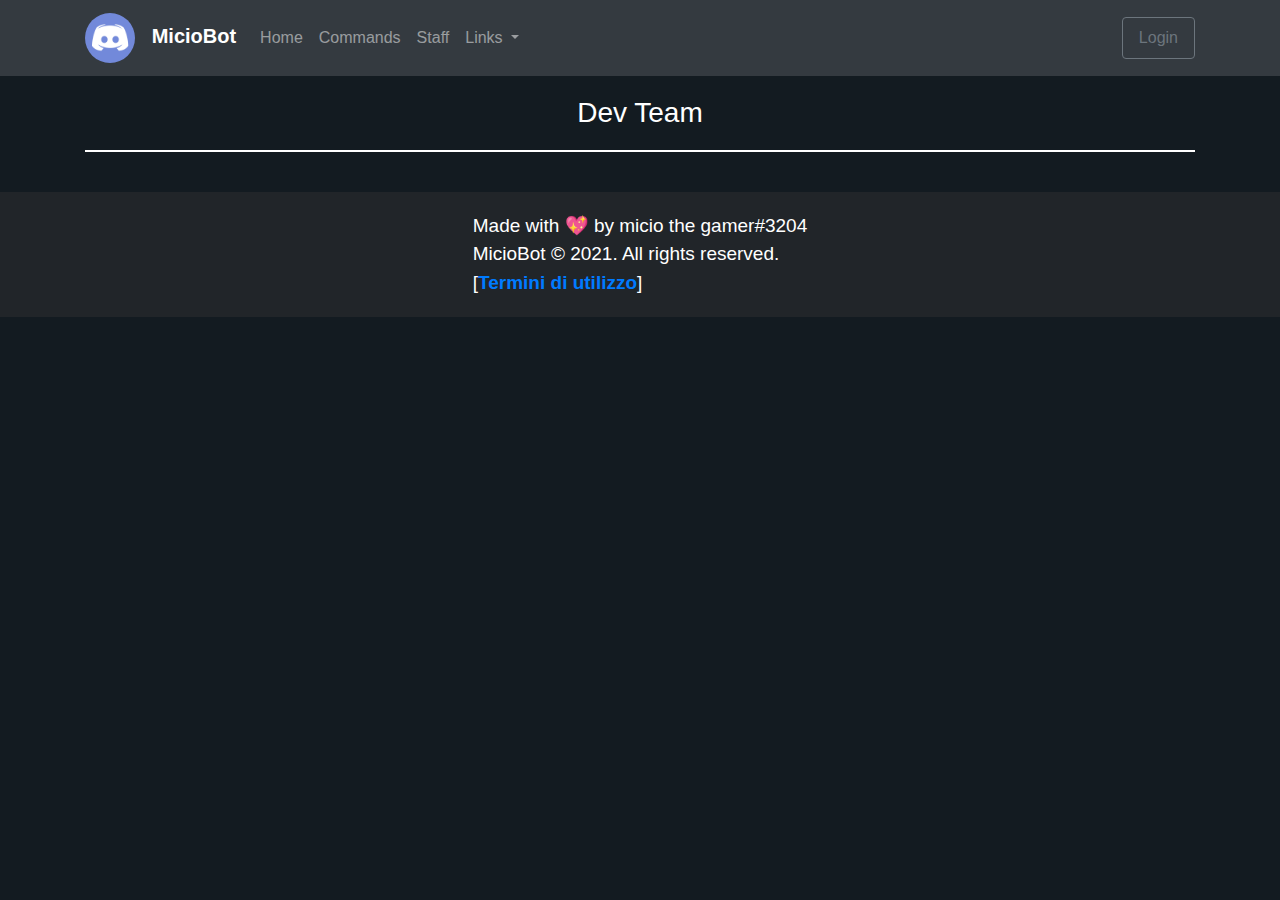
<file: src/pages/team.html>
<!DOCTYPE html>
<html lang="it">

<head>
    <meta charset="UTF-8">
    <meta name="viewport" content="width=device-width, initial-scale=1, shrink-to-fit=no">
    <link rel="stylesheet" href="../css/bootstrap.min.css">
    <link rel="stylesheet" href="../css/main.css">
    <link rel="stylesheet" href="https://cdnjs.cloudflare.com/ajax/libs/font-awesome/4.7.0/css/font-awesome.min.css">
    <link rel="icon" href="../assets/favicon.png">
    <title>MicioBot</title>
</head>

<body>
    <nav class="navbar navbar-expand-lg navbar-dark bg-dark">
        <div class="container-fluid container">
            <a class="navbar-brand" href="/">
                <img src="../assets/bot.png" alt="" width="50" height="50" class="rounded-circle"> &nbsp;
                <span>MicioBot</span>
            </a>
            <button class="navbar-toggler" type="button" data-bs-toggle="collapse"
                data-bs-target="#navbarSupportedContent" aria-controls="navbarSupportedContent" aria-expanded="false"
                aria-label="Toggle navigation">
                <span class="navbar-toggler-icon"></span>
            </button>
            <div class="collapse navbar-collapse" id="navbarSupportedContent">
                <ul class="navbar-nav me-auto mb-2 mb-lg-0">
                    <li class="nav-item">
                        <a class="nav-link" href="../index.html">Home</a>
                    </li>
                    <li class="nav-item">
                        <a class="nav-link" aria-current="page" href="./commands.html">Commands</a>
                    </li>
                    <li class="nav-item">
                        <a class="nav-link" href="#/">Staff</a>
                    </li>
                    <li class="nav-item dropdown">
                        <a class="nav-link dropdown-toggle" href="#" id="linksdrop" role="button"
                            data-bs-toggle="dropdown" aria-expanded="false">
                            Links
                        </a>
                        <ul class="dropdown-menu bgn" aria-labelledby="linksdrop">
                            <li><a class="dropdown-item text-muted font-weight-bold" href="https://discord.com/api/oauth2/authorize?client_id=850652212274921482&permissions=8&scope=bot" target="_blank">Invite
                                    Bot</a>
                            </li>
                            <li><a class="dropdown-item text-muted font-weight-bold" href="./support.html" target="_blank">Support
                                    Server</a></li>
                            <li><a class="dropdown-item text-muted font-weight-bold" href="./faq.html">FAQ</a></li>
                            </li>
                            <li>
                                <hr class="dropdown-divider">
                            </li>
                            <li><a class="dropdown-item text-muted font-weight-bold"
                                    href="https://github.com/micio104" target="_blank">Official Github</a></li>
                            <li><a class="dropdown-item text-muted font-weight-bold" href="../pages/documentation.html">View
                                    Documentation</a></li>
                        </ul>
                    </li>
                </ul>
                <div class="d-flex ml-auto" id="headerlogin">
                    <li class="nav-item" style="list-style: none;">
                        <a class="nav-link btn btn-outline-secondary login" href="../pages/login.html">Login</a>
                    </li>
                </div>
            </div>
        </div>
    </nav>

    <div class="container text-center">
        <h3 style="color: #ffffff; margin: 20px">Dev Team</h3>
        <hr style="border: 1px solid #ffffff">
        <div class="row equal d-flex justify-content-center" style="margin: 20px" id="owners_list">
        </div>
    </div>

    <footer class="mastfoot mb-auto">
        <div class="container-fluid mb-auto">
            <div class="row d-flex justify-content-center">
                <div class="">
                    <p style="font-size: 19px; padding: 0px; margin: 0px;"><a href="https://github.com/Micio104"
                            style="text-decoration: none; color: white;">Made with 💖 by micio the gamer#3204</a></br>MicioBot ©
                        2021. All
                        rights reserved.</br>[<a href="./license.html"><b>Termini di utilizzo</b></a>]</p>
                </div>
            </div>
        </div>
    </footer>

    <script src="https://cdn.jsdelivr.net/npm/bootstrap@5.0.0-beta1/dist/js/bootstrap.bundle.min.js"
        integrity="sha384-ygbV9kiqUc6oa4msXn9868pTtWMgiQaeYH7/t7LECLbyPA2x65Kgf80OJFdroafW"
        crossorigin="anonymous"></script>
    <script src="https://cdnjs.cloudflare.com/ajax/libs/materialize/1.0.0/js/materialize.min.js"></script>
    <script src="https://ajax.googleapis.com/ajax/libs/jquery/3.5.1/jquery.min.js"></script>
    <script src="../js/main.js"></script>
    <script src="../js/team.js"></script>
</body>

</html>
</file>
<file: src/css/main.css>
body {
    font-family: 'Poppins', sans-serif !important;
    -webkit-font-smoothing: antialiased;
    -moz-osx-font-smoothing: grayscale;
    text-rendering: optimizeLegibility;
    background-color: #131b21;
}
.bgn {
    background-color: black;
    border: 1px solid #fff;
}
.htext {
color: #ffffff;
font-weight: inherit;
line-height: 1.2;
}
.ltext {
    color: #ffff;
}
.wh {
    color: #ffffff;
    font-weight: 700;
    padding-top: 30px;
}
.MicioBot {
    color: #AD91FF !important;
}
.MicioBot:hover {
    font-size: 30px;
    text-shadow: #ffffff;
}
.textt {
    color: #a2a8bd;
}
.card {
    border: 1px solid #ffffff;
}
.card:hover {
     border: 3px solid black;
}
.cardds{
margin-top: 30px !important;
padding: 60px 50px !important;
}
.bgseconde {
    padding-bottom: 150px;
    background-color: #131b21;

}
.ttjoin {
    color: #ffffff;
    font-weight: 500;
    font-size: 36px;
    line-height: 51px;
}
span {
    font-weight: 700;
}
.footer-social-icons {
    width: 350px;
    display: block;
    margin: 0 auto;
    align-items: center;
}
.social-icon {
    color: #fff;
}
ul.social-icons {
    margin-top: 10px;
}
.social-icons li {
    vertical-align: top;
    display: inline;
    height: 100px;
}
.social-icons a {
    color: #fff;
    text-decoration: none;
}
.fa-instagram {
    padding:10px 14px;
    -o-transition:.5s;
    -ms-transition:.5s;
    -moz-transition:.5s;
    -webkit-transition:.5s;
    transition: .5s;
    background-color: #322f30;
}
.fa-instagram:hover {
    background-color: #3d5b99;
}
.fa-twitter {
    padding:10px 12px;
    -o-transition:.5s;
    -ms-transition:.5s;
    -moz-transition:.5s;
    -webkit-transition:.5s;
    transition: .5s;
    background-color: #322f30;
}
.fa-twitter:hover {
    background-color: #00aced;
}
.fa-github {
    padding:10px 14px;
    -o-transition:.5s;
    -ms-transition:.5s;
    -moz-transition:.5s;
    -webkit-transition:.5s;
    transition: .5s;
    background-color: #322f30;
}
.fa-github:hover {
    background-color: #5a32a3;
}
.add_to_discord {
    display: flex;
    align-items: center;
    background-color: blueviolet;
    border-radius: 8px;
    border: 0;
    font-weight: 600;
    font-size: 17px !important;
    line-height: 21px !important;
    color: #fff;
    padding: 27px;
    height: 58px;
    outline: none;
}
.add_to_discord svg {
    padding-right: 20px;
    box-sizing: unset;
}
.add_to_discord:hover {
    background-color: rgb(152, 67, 233);
    text-decoration: none;
  }
  
.commandstitle {
    color: #ffffff;
}
.commandssub {
    color: gray;
}
.searchbox {
    background-color: #2b2a38;
    padding: 15px 27px;
    font-size: 20px;
    color: #ccc;
    border: 3px solid #2b2a38;
    border-radius: 8px;
    width: 40%;
}
.border {
    width: 65%;
    height: 2px;
    background: #fff;
    margin-left: 17.5%;
}
.collapsible {
    background-color: #202225;
    color: white;
    cursor: pointer;
    padding: 18px;
    width: 50%;
    border: none;
    text-align: left;
    outline: none;
    font-size: 23px;
    font-family: -apple-system, BlinkMacSystemFont, 'Segoe UI', Roboto, Oxygen, Ubuntu, Cantarell, 'Open Sans', 'Helvetica Neue', sans-serif;
  }
  .collapsible span {
    font-size: 14px;
    color: grey;
}
.collapsible:after {
    content: '\002B';
    color: white;
    font-weight: bold;
    float: right;
    margin-left: 5px;
  }
  
  .active:after {
    content: "\2212";
  }
  .content {
    padding: 0 18px;
    width: 50%;
    margin-left: 25%;
    overflow: hidden;
    transition: max-height 0.3s ease-out;
    background-color: #2f3136;
    color: #6a707a;
    text-align: left;
    display: none;
  }
  .content h4 {
    margin-top: 12px;
    font-size: 20px;
    font-family: 'Cairo';
  }

  .card{
    background-color: rgb(255, 251, 251);
    color: red;
    max-width: 360px;
    display: flex;
    flex-direction: column;
    overflow: hidden;
    border-radius: 2rem;
    box-shadow: 0px 1rem 1.5rem rgba(0,0,0,0.5);
  }
  
  .card .banner{
    background-position: center;
    background-repeat: no-repeat;
    background-size: cover;
    height: 11rem;
    display: flex;
    align-items: flex-end;
    justify-content: center;
    box-sizing: border-box;
  }
  .card .banner img{
    background-color: #fff;
    width: 8rem;
    height: 8rem;
    box-shadow: 0 0.5rem 1rem rgba(0,0,0,0.3);
    border-radius: 50%;
    transform: translateY(50%);
    transition: transform 200ms cubic-bezier(0.18, 0.89, 0.32, 1.28);
  }
  
  .card .banner img:hover{
    transform: translateY(50%) scale(1.3);
  }
  
  .card h2.name{
    text-align: center;
    padding: 0 2rem 0.5rem;
    margin: 0;
  }
  
  .card .title{
    color: #a0a0a0;
    font-size: 0.85rem;
    text-align: center;
    padding: 0 2rem 1.2rem;
  }
  
  .card .actions{
    padding: 0 2rem 1.2rem;
    display: flex;
    flex-direction: column;
    order: 99;
  }
  
  .card .actions .follow-info{
    padding: 0 0 1rem;
    display: flex;
  }
  
  .card .actions .follow-info h2{
    text-align: center;
    width: 50%;
    margin: 0;
    box-sizing: border-box;
  }
  
  .card .actions .follow-info h2 a{
    text-decoration: none;
    padding: 0.8rem;
    display: flex;
    flex-direction: column;
    border-radius: 0.8rem;
    transition: background-color 100ms ease-in-out;
  }
  
  .card .actions .follow-info h2 a span{
    color: #1c9eff;
    font-weight: bold;
    transform-origin: bottom;
    transform: scaleY(1.3);
    transition: color 100ms ease-in-out;
  }
  
  .card .actions .follow-info h2 a small{
    color: #afafaf;
    font-size: 0.85rem;
    font-weight: normal;
  }
  
  .card .actions .follow-info h2 a:hover{
    background-color: #f2f2f2;
  }
  
  .card .actions .follow-info h2 a:hover span{
    color: #007ad6;
  }
  
  .card .actions .follow-btn button{
    color: inherit;
    font: inherit;
    font-weight: bold;
    background-color: #ffd01a;
    width: 100%;
    border: none;
    padding: 1rem;
    outline: none;
    box-sizing: border-box;
    border-radius: 1.5rem/50%;
    transition: background-color 100ms ease-in-out, transform 200ms cubic-bezier(0.18, 0.89, 0.32, 1.28);
  }
  
  .card .actions .follow-btn button:hover{
    background-color: #efb10a;
    transform: scale(1.1);
  }
  
  .card .actions .follow-btn button:active{
    background-color: #e8a200;
    transform: scale(1);
  }

  .licetitle {
    color: #ffff;
    margin: 5px;
    font-family: monospace;
  }

  .textlice {
    box-sizing: border-box;
    color:  #ffff;
    margin: 3px;
    letter-spacing: 1px;
  }

.mastfoot.mb-auto{
    padding-bottom: 40px;
    padding: 20px;
    bottom: 0;
    width: 100%;
    height: auto;
    background-color: #212529;
    color: white;
}


::-webkit-scrollbar {
	width: 12.2px;
}

::-webkit-scrollbar-track {
	box-shadow: inset 0 0 1000px #38383b; 
}

::-webkit-scrollbar-thumb {
	background: #202225; 
	border-radius: 4px;
}
/* Handle on hover */
::-webkit-scrollbar-thumb:hover {
    background: rgb(84, 81, 81); 
  }
</file>
<file: src/css/login.css>
body {
    --color-primary: #009579;
    --color-primary-dark: #007f67;
    --color-secondary: #252c6a;
    --color-error: #cc3333;
    --color-success: #4bb544;
    --border-radius: 4px;

    margin: 0;
    height: 100vh;
    display: flex;
    align-items: center;
    justify-content: center;
    font-size: 18px;
    background: #131b21;
    background-size: cover;
}

.container {
    width: 400px;
    max-width: 400px;
    margin: 1rem;
    padding: 2rem;
    box-shadow: 0 0 40px #131b213a;
    border-radius: var(--border-radius);
    background: #ffffff;
}

.container,
.form__input,
.form__button {
    font: 500 1rem 'Quicksand', sans-serif;
}

.form--hidden {
    display: none;
}

.form > *:first-child {
    margin-top: 0;
}

.form > *:last-child {
    margin-bottom: 0;
}

.form__title {
    margin-bottom: 2rem;
    text-align: center;
}

.form__message {
    text-align: center;
    margin-bottom: 1rem;
}

.form__message--success {
    color: var(--color-success);
}

.form__message--error {
    color: var(--color-error);
}

.form__input-group {
    margin-bottom: 1rem;
}

.form__input {
    display: block;
    width: 100%;
    padding: 0.75rem;
    box-sizing: border-box;
    border-radius: var(--border-radius);
    border: 1px solid #dddddd;
    outline: none;
    background: #eeeeee;
    transition: background 0.2s, border-color 0.2s;
}

.form__input:focus {
    border-color: var(--color-primary);
    background: #ffffff;
}

.form__input--error {
    color: var(--color-error);
    border-color: var(--color-error);
}

.form__input-error-message {
    margin-top: 0.5rem;
    font-size: 0.85rem;
    color: var(--color-error);
}

.form__button {
    width: 100%;
    padding: 1rem 2rem;
    font-weight: bold;
    font-size: 1.1rem;
    color: #ffffff;
    border: none;
    border-radius: var(--border-radius);
    outline: none;
    cursor: pointer;
    background: var(--color-primary);
}

.form__button:hover {
    background: var(--color-primary-dark);
}

.form__button:active {
    transform: scale(0.98);
}

.form__text {
    text-align: center;
}

.form__link {
    color: var(--color-secondary);
    text-decoration: none;
    cursor: pointer;
}

.form__link:hover {
    text-decoration: underline;
}
</file>
